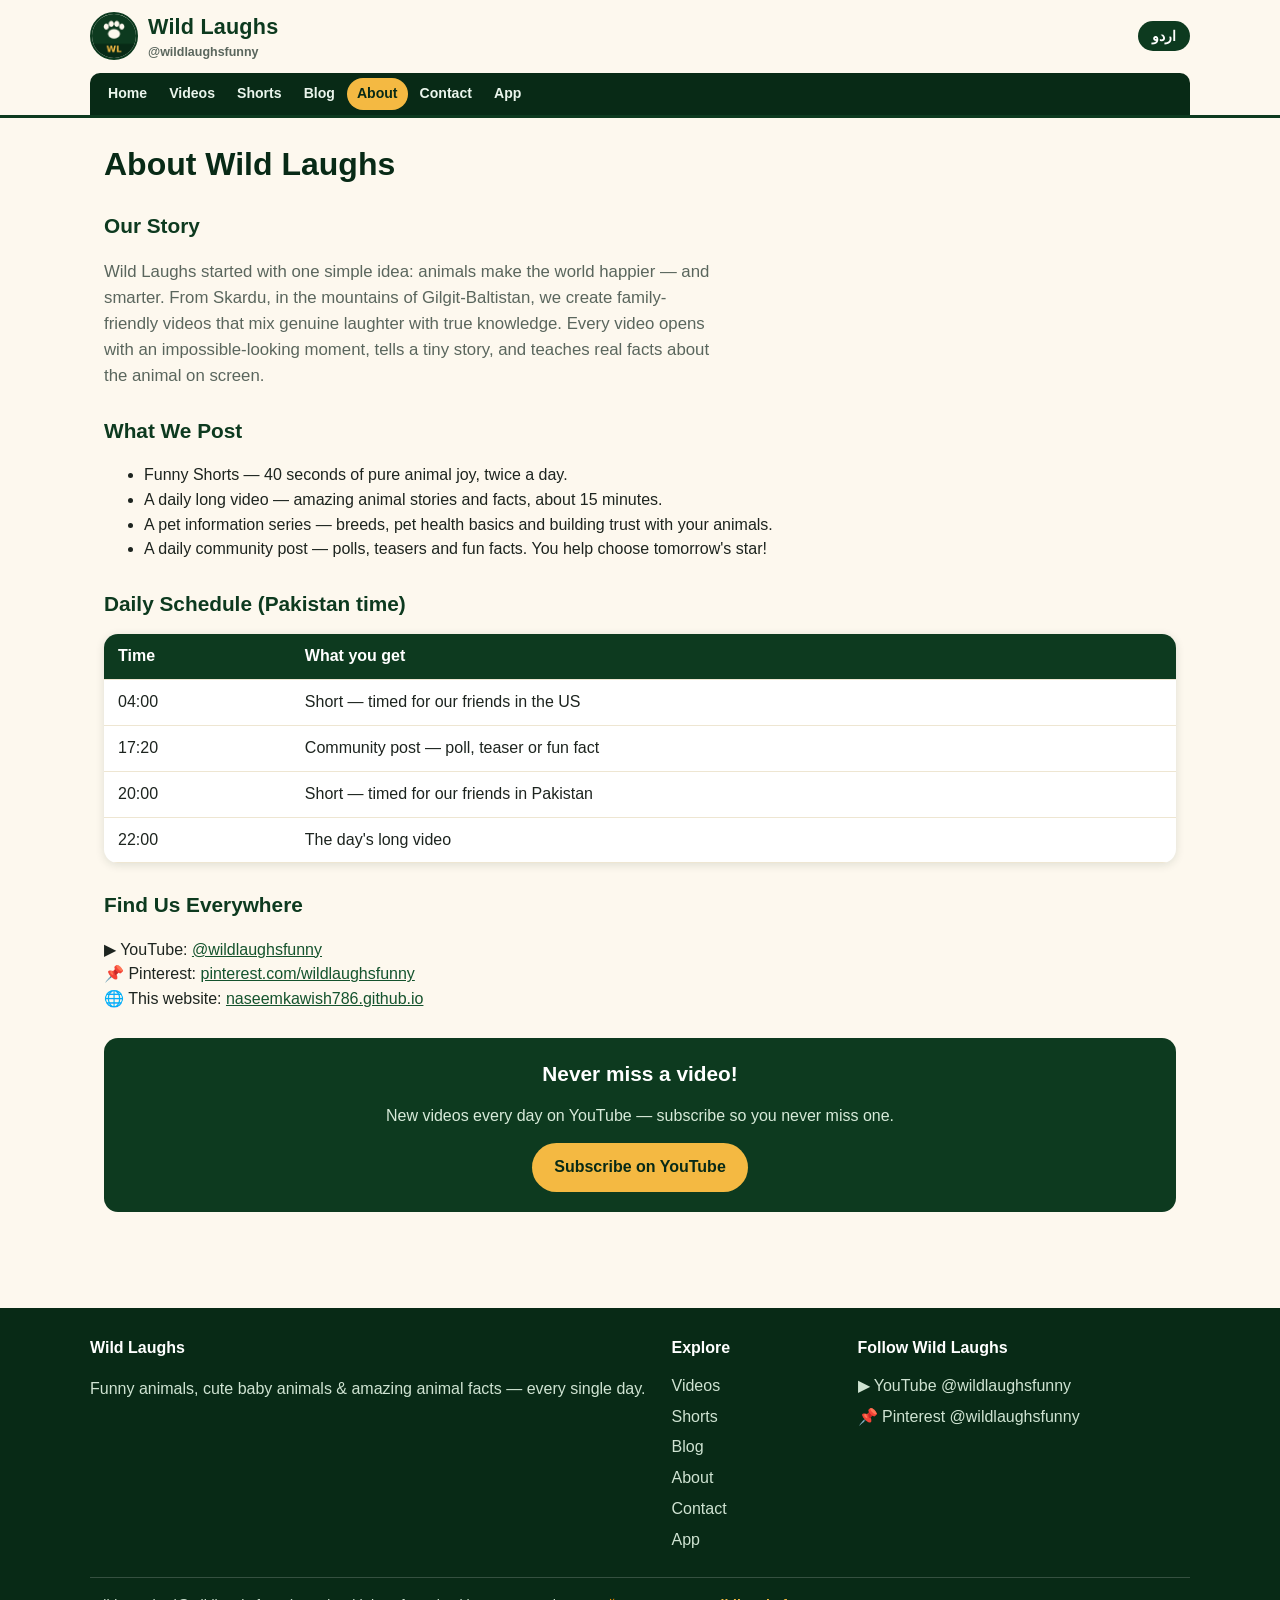
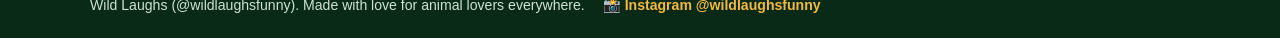
<file: about/index.html>
<!DOCTYPE html>
<html lang="en" dir="ltr">
<head>
<meta charset="UTF-8">
<meta name="viewport" content="width=device-width, initial-scale=1">
<title>About Wild Laughs — Funny Animals Every Day</title>
<meta name="description" content="About Wild Laughs (@wildlaughsfunny): funny animals, cute baby animals and true animal facts from Skardu, Gilgit-Baltistan — our story, what we post and the daily schedule.">
<link rel="canonical" href="https://naseemkawish786.github.io/about/">
<meta property="og:title" content="About Wild Laughs — Funny Animals Every Day">
<meta property="og:description" content="Our story, what we post every day, and where to find Wild Laughs everywhere.">
<meta property="og:type" content="website">
<meta property="og:url" content="https://naseemkawish786.github.io/about/">
<meta property="og:image" content="https://i.ytimg.com/vi/aZbgBojGIq8/hqdefault.jpg">
<link rel="icon" href="/icons/favicon-32.png" sizes="32x32" type="image/png">
<link rel="apple-touch-icon" href="/icons/apple-touch-icon.png">
<link rel="manifest" href="/manifest.json">
<meta name="theme-color" content="#0d3a1f">
<link rel="stylesheet" href="/assets/style.css">
</head>
<body>

<header class="site-header">
  <div class="header-row">
    <a class="logo-link" href="https://www.youtube.com/@wildlaughsfunny?sub_confirmation=1" target="_blank" rel="noopener" aria-label="Wild Laughs on YouTube — subscribe">
      <img src="/icons/icon-192.png" alt="Wild Laughs logo" width="48" height="48">
      <span><span class="brand-name">Wild Laughs</span><span class="brand-handle">@wildlaughsfunny</span></span>
    </a>
    <button class="lang-btn" id="lang-toggle" type="button" data-i18n="lang.toggle">اردو</button>
  </div>
  <div class="tab-strip">
    <nav aria-label="Main">
      <a href="/" data-i18n="nav.home">Home</a>
      <a href="/videos/" data-i18n="nav.videos">Videos</a>
      <a href="/shorts/" data-i18n="nav.shorts">Shorts</a>
      <a href="/blog/" data-i18n="nav.blog">Blog</a>
      <a href="/about/" class="active" data-i18n="nav.about">About</a>
      <a href="/contact/" data-i18n="nav.contact">Contact</a>
      <a href="/app/" data-i18n="nav.app">App</a>
    </nav>
  </div>
</header>

<main>
  <h1 data-i18n="about.title">About Wild Laughs</h1>

  <section>
    <h2 data-i18n="about.story.h">Our Story</h2>
    <p class="lead" data-i18n="about.story.p">Wild Laughs started with one simple idea: animals make the world happier — and smarter. From Skardu, in the mountains of Gilgit-Baltistan, we create family-friendly videos that mix genuine laughter with true knowledge. Every video opens with an impossible-looking moment, tells a tiny story, and teaches real facts about the animal on screen.</p>
  </section>

  <section>
    <h2 data-i18n="about.post.h">What We Post</h2>
    <ul>
      <li data-i18n="about.post.1">Funny Shorts — 40 seconds of pure animal joy, twice a day.</li>
      <li data-i18n="about.post.2">A daily long video — amazing animal stories and facts, about 15 minutes.</li>
      <li data-i18n="about.post.3">A pet information series — breeds, pet health basics and building trust with your animals.</li>
      <li data-i18n="about.post.4">A daily community post — polls, teasers and fun facts. You help choose tomorrow's star!</li>
    </ul>
  </section>

  <section>
    <h2 data-i18n="about.schedule.h">Daily Schedule (Pakistan time)</h2>
    <table class="schedule-table">
      <thead>
        <tr><th data-i18n="sched.time">Time</th><th data-i18n="sched.what">What you get</th></tr>
      </thead>
      <tbody>
        <tr><td>04:00</td><td data-i18n="sched.1">Short — timed for our friends in the US</td></tr>
        <tr><td>17:20</td><td data-i18n="sched.2">Community post — poll, teaser or fun fact</td></tr>
        <tr><td>20:00</td><td data-i18n="sched.3">Short — timed for our friends in Pakistan</td></tr>
        <tr><td>22:00</td><td data-i18n="sched.4">The day's long video</td></tr>
      </tbody>
    </table>
  </section>

  <section>
    <h2 data-i18n="about.socials.h">Find Us Everywhere</h2>
    <p>
      ▶ YouTube: <a href="https://www.youtube.com/@wildlaughsfunny" target="_blank" rel="noopener">@wildlaughsfunny</a><br>
      📌 Pinterest: <a href="https://www.pinterest.com/wildlaughsfunny" target="_blank" rel="noopener">pinterest.com/wildlaughsfunny</a><br>
      🌐 This website: <a href="/">naseemkawish786.github.io</a>
    </p>
  </section>

  <section class="cta-band">
    <h2 data-i18n="home.never.title">Never miss a video!</h2>
    <p data-i18n="home.never.text">New videos every day on YouTube — subscribe so you never miss one.</p>
    <a class="btn btn-gold" href="https://www.youtube.com/@wildlaughsfunny?sub_confirmation=1" target="_blank" rel="noopener" data-i18n="btn.subscribe">Subscribe on YouTube</a>
  </section>
</main>

<footer class="site-footer">
  <div class="footer-inner">
    <div class="footer-cols">
      <div>
        <h3>Wild Laughs</h3>
        <p data-i18n="footer.tagline">Funny animals, cute baby animals &amp; amazing animal facts — every single day.</p>
      </div>
      <div>
        <h3 data-i18n="footer.explore">Explore</h3>
        <a href="/videos/" data-i18n="nav.videos">Videos</a>
        <a href="/shorts/" data-i18n="nav.shorts">Shorts</a>
        <a href="/blog/" data-i18n="nav.blog">Blog</a>
        <a href="/about/" data-i18n="nav.about">About</a>
        <a href="/contact/" data-i18n="nav.contact">Contact</a>
        <a href="/app/" data-i18n="nav.app">App</a>
      </div>
      <div>
        <h3 data-i18n="footer.follow">Follow Wild Laughs</h3>
        <a href="https://www.youtube.com/@wildlaughsfunny" target="_blank" rel="noopener">▶ YouTube @wildlaughsfunny</a>
        <a href="https://www.pinterest.com/wildlaughsfunny" target="_blank" rel="noopener">📌 Pinterest @wildlaughsfunny</a>
      </div>
    </div>
    <div class="footer-bottom">
      <span data-i18n="footer.rights">Wild Laughs (@wildlaughsfunny). Made with love for animal lovers everywhere.</span>
      <a href="https://www.instagram.com/wildlaughsfunny" target="_blank" rel="noopener">📸 Instagram @wildlaughsfunny</a>
    </div>
  </div>
</footer>

<script src="/assets/videos.js"></script>
<script src="/assets/i18n.js"></script>
<script src="/assets/main.js"></script>
</body>
</html>
</file>
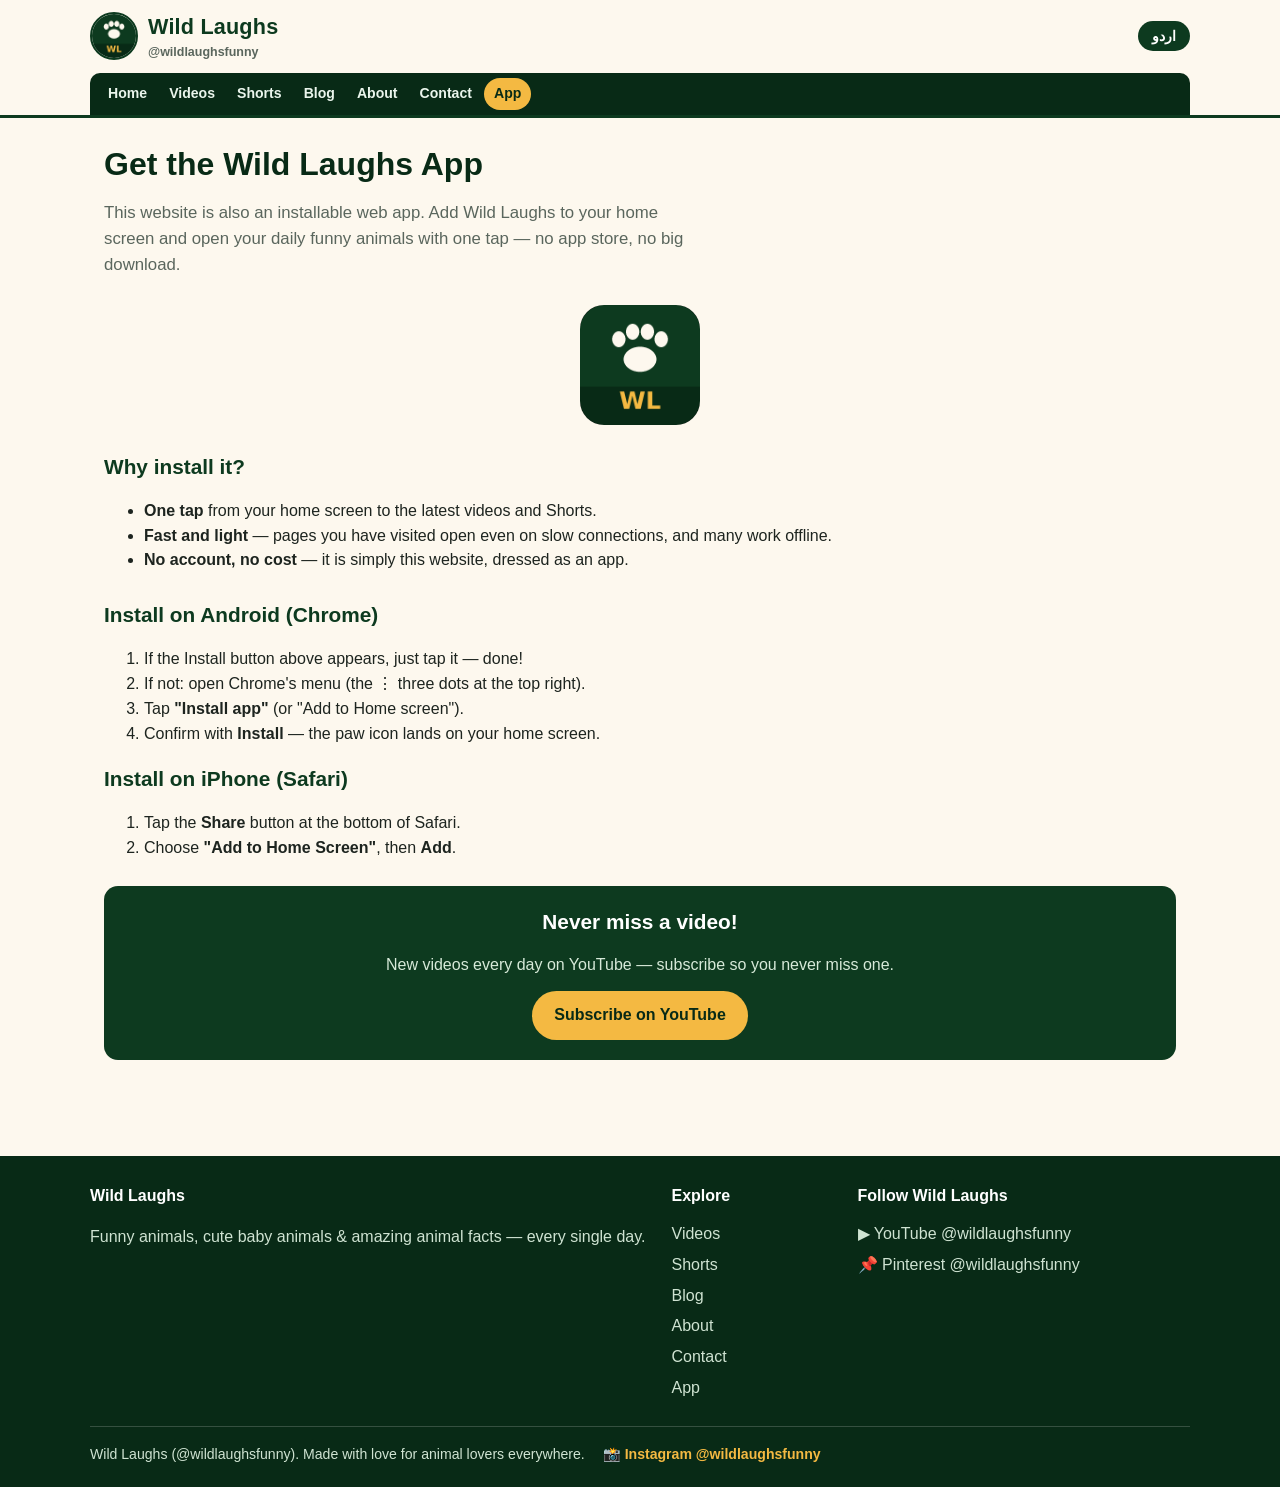
<file: app/index.html>
<!DOCTYPE html>
<html lang="en" dir="ltr">
<head>
<meta charset="UTF-8">
<meta name="viewport" content="width=device-width, initial-scale=1">
<title>Get the Wild Laughs App — Funny Animals on Your Phone</title>
<meta name="description" content="Install the free Wild Laughs web app: funny animals, cute pets and amazing facts on your home screen — fast, light and works offline for pages you have visited.">
<link rel="canonical" href="https://naseemkawish786.github.io/app/">
<meta property="og:title" content="Get the Wild Laughs App">
<meta property="og:description" content="Funny animals on your home screen — install the free Wild Laughs web app.">
<meta property="og:type" content="website">
<meta property="og:url" content="https://naseemkawish786.github.io/app/">
<meta property="og:image" content="https://i.ytimg.com/vi/aZbgBojGIq8/hqdefault.jpg">
<link rel="icon" href="/icons/favicon-32.png" sizes="32x32" type="image/png">
<link rel="apple-touch-icon" href="/icons/apple-touch-icon.png">
<link rel="manifest" href="/manifest.json">
<meta name="theme-color" content="#0d3a1f">
<link rel="stylesheet" href="/assets/style.css">
</head>
<body>

<header class="site-header">
  <div class="header-row">
    <a class="logo-link" href="https://www.youtube.com/@wildlaughsfunny?sub_confirmation=1" target="_blank" rel="noopener" aria-label="Wild Laughs on YouTube — subscribe">
      <img src="/icons/icon-192.png" alt="Wild Laughs logo" width="48" height="48">
      <span><span class="brand-name">Wild Laughs</span><span class="brand-handle">@wildlaughsfunny</span></span>
    </a>
    <button class="lang-btn" id="lang-toggle" type="button" data-i18n="lang.toggle">اردو</button>
  </div>
  <div class="tab-strip">
    <nav aria-label="Main">
      <a href="/" data-i18n="nav.home">Home</a>
      <a href="/videos/" data-i18n="nav.videos">Videos</a>
      <a href="/shorts/" data-i18n="nav.shorts">Shorts</a>
      <a href="/blog/" data-i18n="nav.blog">Blog</a>
      <a href="/about/" data-i18n="nav.about">About</a>
      <a href="/contact/" data-i18n="nav.contact">Contact</a>
      <a href="/app/" class="active" data-i18n="nav.app">App</a>
    </nav>
  </div>
</header>

<main>
  <h1 data-i18n="app.title">Get the Wild Laughs App</h1>
  <p class="lead">This website is also an installable web app. Add Wild Laughs to your home screen and open your daily funny animals with one tap — no app store, no big download.</p>

  <section style="text-align:center">
    <img src="/icons/icon-512.png" alt="Wild Laughs app icon" width="120" height="120" style="margin:0 auto;border-radius:24px">
    <p>
      <button class="btn btn-green" id="install-btn" type="button" hidden>📲 Install the Wild Laughs App</button>
    </p>
    <p id="already-installed" hidden><strong>✅ You already have the app installed — enjoy!</strong></p>
  </section>

  <section>
    <h2>Why install it?</h2>
    <ul>
      <li><strong>One tap</strong> from your home screen to the latest videos and Shorts.</li>
      <li><strong>Fast and light</strong> — pages you have visited open even on slow connections, and many work offline.</li>
      <li><strong>No account, no cost</strong> — it is simply this website, dressed as an app.</li>
    </ul>
  </section>

  <section>
    <h2>Install on Android (Chrome)</h2>
    <ol>
      <li>If the Install button above appears, just tap it — done!</li>
      <li>If not: open Chrome's menu (the ⋮ three dots at the top right).</li>
      <li>Tap <strong>"Install app"</strong> (or "Add to Home screen").</li>
      <li>Confirm with <strong>Install</strong> — the paw icon lands on your home screen.</li>
    </ol>
    <h2>Install on iPhone (Safari)</h2>
    <ol>
      <li>Tap the <strong>Share</strong> button at the bottom of Safari.</li>
      <li>Choose <strong>"Add to Home Screen"</strong>, then <strong>Add</strong>.</li>
    </ol>
  </section>

  <section class="cta-band">
    <h2 data-i18n="home.never.title">Never miss a video!</h2>
    <p data-i18n="home.never.text">New videos every day on YouTube — subscribe so you never miss one.</p>
    <a class="btn btn-gold" href="https://www.youtube.com/@wildlaughsfunny?sub_confirmation=1" target="_blank" rel="noopener" data-i18n="btn.subscribe">Subscribe on YouTube</a>
  </section>
</main>

<footer class="site-footer">
  <div class="footer-inner">
    <div class="footer-cols">
      <div>
        <h3>Wild Laughs</h3>
        <p data-i18n="footer.tagline">Funny animals, cute baby animals &amp; amazing animal facts — every single day.</p>
      </div>
      <div>
        <h3 data-i18n="footer.explore">Explore</h3>
        <a href="/videos/" data-i18n="nav.videos">Videos</a>
        <a href="/shorts/" data-i18n="nav.shorts">Shorts</a>
        <a href="/blog/" data-i18n="nav.blog">Blog</a>
        <a href="/about/" data-i18n="nav.about">About</a>
        <a href="/contact/" data-i18n="nav.contact">Contact</a>
        <a href="/app/" data-i18n="nav.app">App</a>
      </div>
      <div>
        <h3 data-i18n="footer.follow">Follow Wild Laughs</h3>
        <a href="https://www.youtube.com/@wildlaughsfunny" target="_blank" rel="noopener">▶ YouTube @wildlaughsfunny</a>
        <a href="https://www.pinterest.com/wildlaughsfunny" target="_blank" rel="noopener">📌 Pinterest @wildlaughsfunny</a>
      </div>
    </div>
    <div class="footer-bottom">
      <span data-i18n="footer.rights">Wild Laughs (@wildlaughsfunny). Made with love for animal lovers everywhere.</span>
      <a href="https://www.instagram.com/wildlaughsfunny" target="_blank" rel="noopener">📸 Instagram @wildlaughsfunny</a>
    </div>
  </div>
</footer>

<script src="/assets/videos.js"></script>
<script src="/assets/i18n.js"></script>
<script src="/assets/main.js"></script>
</body>
</html>
</file>
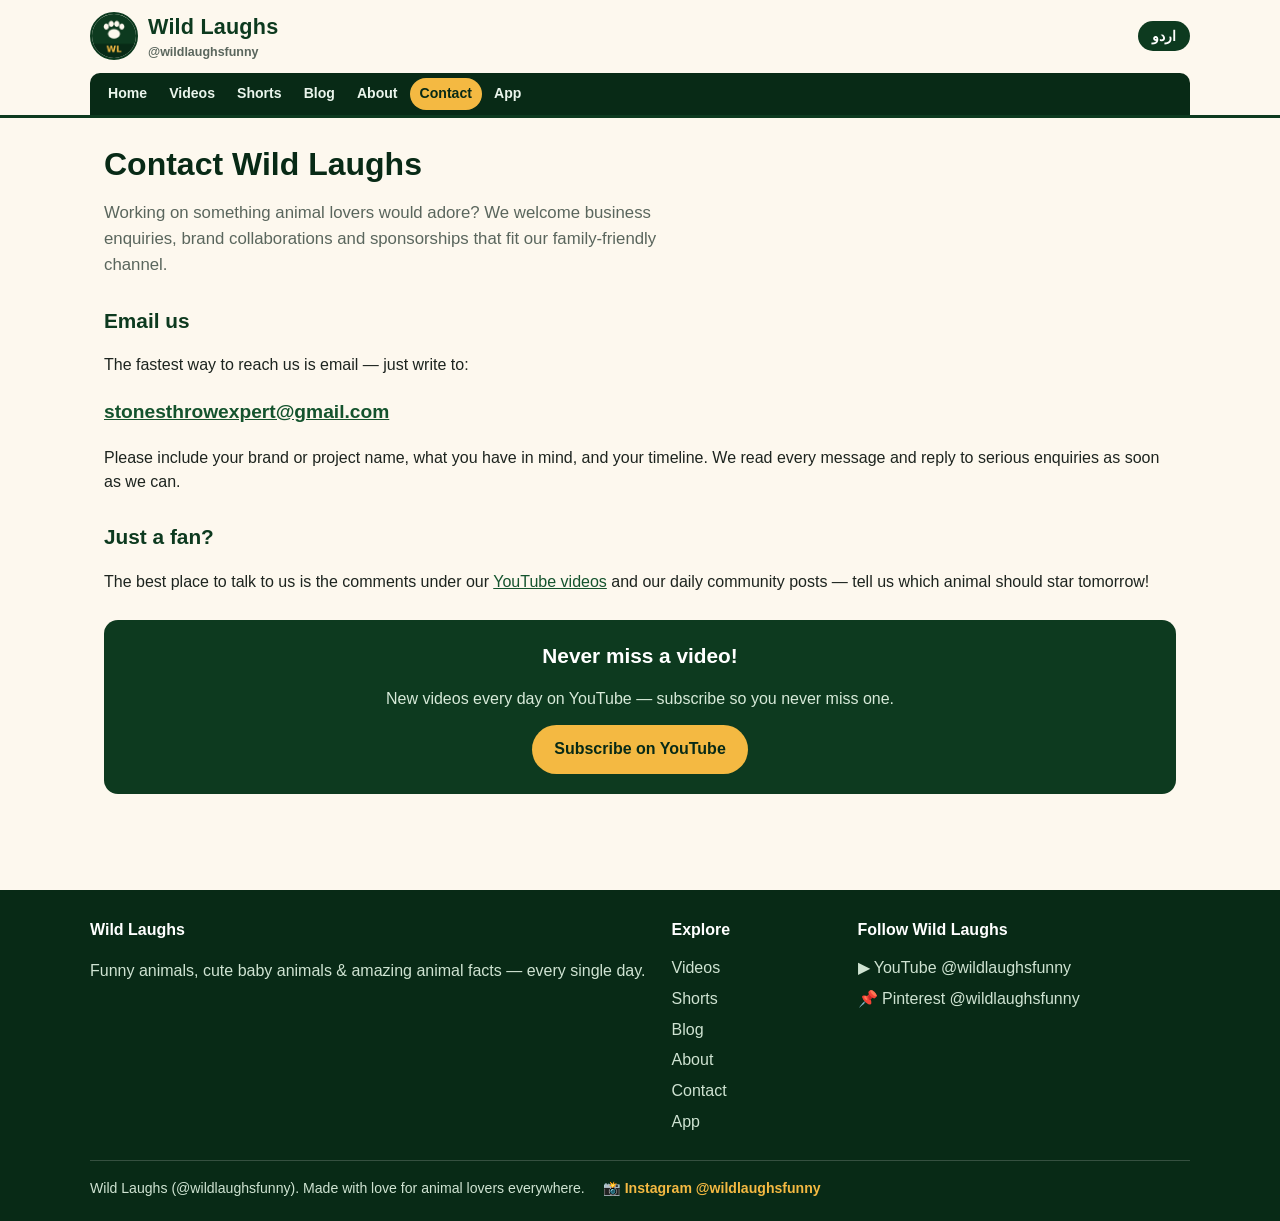
<file: contact/index.html>
<!DOCTYPE html>
<html lang="en" dir="ltr">
<head>
<meta charset="UTF-8">
<meta name="viewport" content="width=device-width, initial-scale=1">
<title>Contact Wild Laughs — Business & Collabs</title>
<meta name="description" content="Contact Wild Laughs (@wildlaughsfunny) for business enquiries, collaborations and sponsorships. Email us — we read every message.">
<link rel="canonical" href="https://naseemkawish786.github.io/contact/">
<meta property="og:title" content="Contact Wild Laughs — Business & Collabs">
<meta property="og:description" content="Business enquiries and collaborations welcome — email Wild Laughs.">
<meta property="og:type" content="website">
<meta property="og:url" content="https://naseemkawish786.github.io/contact/">
<meta property="og:image" content="https://i.ytimg.com/vi/aZbgBojGIq8/hqdefault.jpg">
<link rel="icon" href="/icons/favicon-32.png" sizes="32x32" type="image/png">
<link rel="apple-touch-icon" href="/icons/apple-touch-icon.png">
<link rel="manifest" href="/manifest.json">
<meta name="theme-color" content="#0d3a1f">
<link rel="stylesheet" href="/assets/style.css">
</head>
<body>

<header class="site-header">
  <div class="header-row">
    <a class="logo-link" href="https://www.youtube.com/@wildlaughsfunny?sub_confirmation=1" target="_blank" rel="noopener" aria-label="Wild Laughs on YouTube — subscribe">
      <img src="/icons/icon-192.png" alt="Wild Laughs logo" width="48" height="48">
      <span><span class="brand-name">Wild Laughs</span><span class="brand-handle">@wildlaughsfunny</span></span>
    </a>
    <button class="lang-btn" id="lang-toggle" type="button" data-i18n="lang.toggle">اردو</button>
  </div>
  <div class="tab-strip">
    <nav aria-label="Main">
      <a href="/" data-i18n="nav.home">Home</a>
      <a href="/videos/" data-i18n="nav.videos">Videos</a>
      <a href="/shorts/" data-i18n="nav.shorts">Shorts</a>
      <a href="/blog/" data-i18n="nav.blog">Blog</a>
      <a href="/about/" data-i18n="nav.about">About</a>
      <a href="/contact/" class="active" data-i18n="nav.contact">Contact</a>
      <a href="/app/" data-i18n="nav.app">App</a>
    </nav>
  </div>
</header>

<main>
  <h1 data-i18n="contact.title">Contact Wild Laughs</h1>
  <p class="lead">Working on something animal lovers would adore? We welcome business enquiries, brand collaborations and sponsorships that fit our family-friendly channel.</p>

  <section>
    <h2>Email us</h2>
    <p>The fastest way to reach us is email — just write to:</p>
    <p class="email-big"><a href="mailto:stonesthrowexpert@gmail.com">stonesthrowexpert@gmail.com</a></p>
    <p>Please include your brand or project name, what you have in mind, and your timeline. We read every message and reply to serious enquiries as soon as we can.</p>
  </section>

  <section>
    <h2>Just a fan?</h2>
    <p>The best place to talk to us is the comments under our <a href="https://www.youtube.com/@wildlaughsfunny" target="_blank" rel="noopener">YouTube videos</a> and our daily community posts — tell us which animal should star tomorrow!</p>
  </section>

  <section class="cta-band">
    <h2 data-i18n="home.never.title">Never miss a video!</h2>
    <p data-i18n="home.never.text">New videos every day on YouTube — subscribe so you never miss one.</p>
    <a class="btn btn-gold" href="https://www.youtube.com/@wildlaughsfunny?sub_confirmation=1" target="_blank" rel="noopener" data-i18n="btn.subscribe">Subscribe on YouTube</a>
  </section>
</main>

<footer class="site-footer">
  <div class="footer-inner">
    <div class="footer-cols">
      <div>
        <h3>Wild Laughs</h3>
        <p data-i18n="footer.tagline">Funny animals, cute baby animals &amp; amazing animal facts — every single day.</p>
      </div>
      <div>
        <h3 data-i18n="footer.explore">Explore</h3>
        <a href="/videos/" data-i18n="nav.videos">Videos</a>
        <a href="/shorts/" data-i18n="nav.shorts">Shorts</a>
        <a href="/blog/" data-i18n="nav.blog">Blog</a>
        <a href="/about/" data-i18n="nav.about">About</a>
        <a href="/contact/" data-i18n="nav.contact">Contact</a>
        <a href="/app/" data-i18n="nav.app">App</a>
      </div>
      <div>
        <h3 data-i18n="footer.follow">Follow Wild Laughs</h3>
        <a href="https://www.youtube.com/@wildlaughsfunny" target="_blank" rel="noopener">▶ YouTube @wildlaughsfunny</a>
        <a href="https://www.pinterest.com/wildlaughsfunny" target="_blank" rel="noopener">📌 Pinterest @wildlaughsfunny</a>
      </div>
    </div>
    <div class="footer-bottom">
      <span data-i18n="footer.rights">Wild Laughs (@wildlaughsfunny). Made with love for animal lovers everywhere.</span>
      <a href="https://www.instagram.com/wildlaughsfunny" target="_blank" rel="noopener">📸 Instagram @wildlaughsfunny</a>
    </div>
  </div>
</footer>

<script src="/assets/videos.js"></script>
<script src="/assets/i18n.js"></script>
<script src="/assets/main.js"></script>
</body>
</html>
</file>
<file: assets/style.css>
/* Wild Laughs — shared stylesheet. Mobile-first, system fonts, no frameworks. */

:root {
  --green: #0d3a1f;
  --green-dark: #082a16;
  --green-mid: #14532d;
  --cream: #fdf8ee;
  --paper: #fffdf7;
  --ink: #1d241f;
  --muted: #5a665d;
  --gold: #f4b942;
  --radius: 14px;
  --shadow: 0 2px 10px rgba(8, 42, 22, 0.12);
}

* { box-sizing: border-box; }

html { scroll-behavior: smooth; }

body {
  margin: 0;
  font-family: -apple-system, BlinkMacSystemFont, "Segoe UI", Roboto, "Helvetica Neue", Arial, sans-serif;
  background: var(--cream);
  color: var(--ink);
  line-height: 1.55;
}

img { max-width: 100%; display: block; }

a { color: var(--green-mid); }

/* ---------- header (NOT sticky) ---------- */

.site-header {
  background: var(--cream);
  border-bottom: 3px solid var(--green);
  padding: 10px 14px 0;
}

.header-row {
  display: flex;
  align-items: center;
  gap: 10px;
  max-width: 1100px;
  margin: 0 auto;
  padding-bottom: 10px;
}

.logo-link { display: flex; align-items: center; gap: 10px; text-decoration: none; }
.logo-link img { width: 48px; height: 48px; border-radius: 50%; border: 2px solid var(--green); }
.brand-name { font-size: 1.35rem; font-weight: 800; color: var(--green); letter-spacing: 0.2px; }
.brand-handle { display: block; font-size: 0.78rem; font-weight: 600; color: var(--muted); }

.lang-btn {
  margin-inline-start: auto;
  background: var(--green);
  color: #fff;
  border: 0;
  border-radius: 999px;
  padding: 7px 14px;
  font-size: 0.9rem;
  font-weight: 700;
  cursor: pointer;
}
.lang-btn:hover { background: var(--green-mid); }

/* compact dark tab strip */
.tab-strip {
  background: var(--green-dark);
  border-radius: 10px 10px 0 0;
  max-width: 1100px;
  margin: 0 auto;
}
.tab-strip nav {
  display: flex;
  flex-wrap: wrap;
  gap: 2px;
  padding: 5px 8px;
}
.tab-strip a {
  color: #eaf5ec;
  text-decoration: none;
  font-size: 0.88rem;
  font-weight: 600;
  padding: 5px 10px;
  border-radius: 999px;
}
.tab-strip a:hover { background: var(--green-mid); }
.tab-strip a.active { background: var(--gold); color: var(--green-dark); }

/* ---------- layout ---------- */

main { max-width: 1100px; margin: 0 auto; padding: 18px 14px 30px; }
section { margin: 26px 0; }
h1 { font-size: 1.7rem; line-height: 1.25; color: var(--green-dark); margin: 8px 0 10px; }
h2 { font-size: 1.3rem; color: var(--green); margin: 0 0 14px; }
.lead { font-size: 1.05rem; color: var(--muted); max-width: 65ch; }

/* ---------- hero ---------- */

.hero {
  background: linear-gradient(160deg, var(--green) 0%, var(--green-dark) 100%);
  color: #fff;
  border-radius: var(--radius);
  padding: 28px 20px;
  text-align: center;
  box-shadow: var(--shadow);
}
.hero img.dp { width: 104px; height: 104px; border-radius: 50%; border: 3px solid var(--gold); margin: 0 auto 12px; }
.hero h1 { color: #fff; margin: 0 0 8px; }
.hero .promise { font-size: 1.15rem; font-weight: 700; max-width: 55ch; margin: 0 auto 10px; }
.hero .sub { color: #d7ead9; max-width: 55ch; margin: 0 auto 18px; }
.hero-actions { display: flex; gap: 10px; justify-content: center; flex-wrap: wrap; }

.btn {
  display: inline-block;
  text-decoration: none;
  font-weight: 800;
  border-radius: 999px;
  padding: 12px 22px;
  font-size: 1rem;
  border: 0;
  cursor: pointer;
}
.btn-gold { background: var(--gold); color: var(--green-dark); }
.btn-gold:hover { filter: brightness(1.07); }
.btn-light { background: #fff; color: var(--green); }
.btn-light:hover { background: #eaf5ec; }
.btn-green { background: var(--green); color: #fff; }
.btn-green:hover { background: var(--green-mid); }

/* ---------- cards & grids ---------- */

.grid { display: grid; grid-template-columns: 1fr; gap: 16px; }
.grid-shorts { display: grid; grid-template-columns: repeat(2, 1fr); gap: 14px; }

@media (min-width: 640px) {
  .grid { grid-template-columns: repeat(2, 1fr); }
  .grid-shorts { grid-template-columns: repeat(3, 1fr); }
}
@media (min-width: 960px) {
  .grid { grid-template-columns: repeat(3, 1fr); }
  .grid-shorts { grid-template-columns: repeat(4, 1fr); }
  h1 { font-size: 2rem; }
}

.shorts-strip {
  display: grid;
  grid-auto-flow: column;
  grid-auto-columns: 150px;
  gap: 12px;
  overflow-x: auto;
  padding-bottom: 8px;
  scroll-snap-type: x mandatory;
}
.shorts-strip .card { scroll-snap-align: start; }
@media (min-width: 960px) { .shorts-strip { grid-auto-columns: 180px; } }

.card {
  background: var(--paper);
  border-radius: var(--radius);
  box-shadow: var(--shadow);
  overflow: hidden;
  display: flex;
  flex-direction: column;
}
.card-title { font-size: 0.98rem; margin: 10px 12px 2px; line-height: 1.35; }
.card-cat { font-size: 0.78rem; color: var(--muted); margin: 0 12px 12px; text-transform: uppercase; letter-spacing: 0.6px; font-weight: 700; }

/* ---------- YouTube click-to-play facade ---------- */

.yt-facade {
  position: relative;
  aspect-ratio: 16 / 9;
  background: #000;
  cursor: pointer;
  overflow: hidden;
}
.yt-facade-vertical { aspect-ratio: 9 / 16; }
.yt-facade img { width: 100%; height: 100%; object-fit: cover; }
.yt-facade .play-btn {
  position: absolute;
  top: 50%; left: 50%;
  transform: translate(-50%, -50%);
  width: 62px; height: 62px;
  border-radius: 50%;
  background: rgba(200, 30, 30, 0.92);
  color: #fff;
  font-size: 1.5rem;
  display: flex; align-items: center; justify-content: center;
  padding-inline-start: 4px;
  box-shadow: 0 4px 14px rgba(0, 0, 0, 0.4);
  pointer-events: none;
}
.yt-facade:hover .play-btn, .yt-facade:focus .play-btn { background: #e62117; }
.yt-facade:focus { outline: 3px solid var(--gold); outline-offset: -3px; }
.yt-iframe { width: 100%; height: 100%; border: 0; display: block; }

/* article pages: one wide facade */
.article-video { max-width: 760px; margin: 14px auto; border-radius: var(--radius); overflow: hidden; box-shadow: var(--shadow); }
.article-video .yt-facade-vertical { max-height: 480px; }

/* ---------- fact card / info blocks ---------- */

.fact-card {
  background: #fff;
  border: 2px dashed var(--green);
  border-radius: var(--radius);
  padding: 18px 20px;
  box-shadow: var(--shadow);
}
.fact-card h2 { margin-bottom: 8px; }
.fact-card p { font-size: 1.1rem; margin: 0; }

.cta-band {
  background: var(--green);
  color: #fff;
  border-radius: var(--radius);
  padding: 20px;
  text-align: center;
}
.cta-band h2 { color: #fff; }
.cta-band p { color: #d7ead9; margin: 0 0 14px; }

/* ---------- filters ---------- */

.filters { display: flex; gap: 8px; flex-wrap: wrap; margin: 14px 0 18px; }
.filter-btn {
  border: 2px solid var(--green);
  background: #fff;
  color: var(--green);
  border-radius: 999px;
  padding: 6px 16px;
  font-weight: 700;
  font-size: 0.9rem;
  cursor: pointer;
}
.filter-btn.active { background: var(--green); color: #fff; }

/* ---------- blog ---------- */

.blog-card { text-decoration: none; color: inherit; }
.blog-card .card-body { padding: 12px 14px 14px; }
.blog-card h3 { margin: 4px 0 6px; font-size: 1.08rem; }
.blog-card p { margin: 0; color: var(--muted); font-size: 0.95rem; }
.tag {
  display: inline-block;
  background: var(--green);
  color: #fff;
  font-size: 0.72rem;
  font-weight: 700;
  border-radius: 999px;
  padding: 3px 10px;
  text-transform: uppercase;
  letter-spacing: 0.5px;
}
.read-link { font-weight: 700; color: var(--green-mid); }

article.post { max-width: 760px; margin: 0 auto; }
article.post h2 { margin-top: 26px; }
article.post p, article.post li { font-size: 1.02rem; }
article.post ul { padding-inline-start: 22px; }
.disclaimer {
  background: #fff4d6;
  border: 1px solid var(--gold);
  border-radius: var(--radius);
  padding: 12px 16px;
  font-size: 0.95rem;
}

/* ---------- footer ---------- */

.site-footer {
  background: var(--green-dark);
  color: #cfe3d2;
  margin-top: 40px;
  padding: 28px 16px 18px;
}
.footer-inner { max-width: 1100px; margin: 0 auto; }
.footer-cols { display: flex; flex-wrap: wrap; gap: 26px; }
.footer-cols > div { min-width: 160px; }
.site-footer h3 { color: #fff; font-size: 1rem; margin: 0 0 10px; }
.site-footer a { color: #cfe3d2; text-decoration: none; display: block; padding: 3px 0; }
.site-footer a:hover { color: var(--gold); }
.footer-bottom {
  border-top: 1px solid rgba(255, 255, 255, 0.18);
  margin-top: 22px;
  padding-top: 14px;
  font-size: 0.88rem;
  display: flex;
  flex-wrap: wrap;
  gap: 8px 18px;
  align-items: center;
}
.footer-bottom a { display: inline; font-weight: 700; color: var(--gold); }

/* ---------- misc ---------- */

.empty-note { color: var(--muted); }
.schedule-table { width: 100%; border-collapse: collapse; background: #fff; border-radius: var(--radius); overflow: hidden; box-shadow: var(--shadow); }
.schedule-table th, .schedule-table td { text-align: start; padding: 10px 14px; border-bottom: 1px solid #eee6d2; }
.schedule-table th { background: var(--green); color: #fff; }
.email-big { font-size: 1.2rem; font-weight: 800; color: var(--green); word-break: break-all; }
[hidden] { display: none !important; }
</file>
